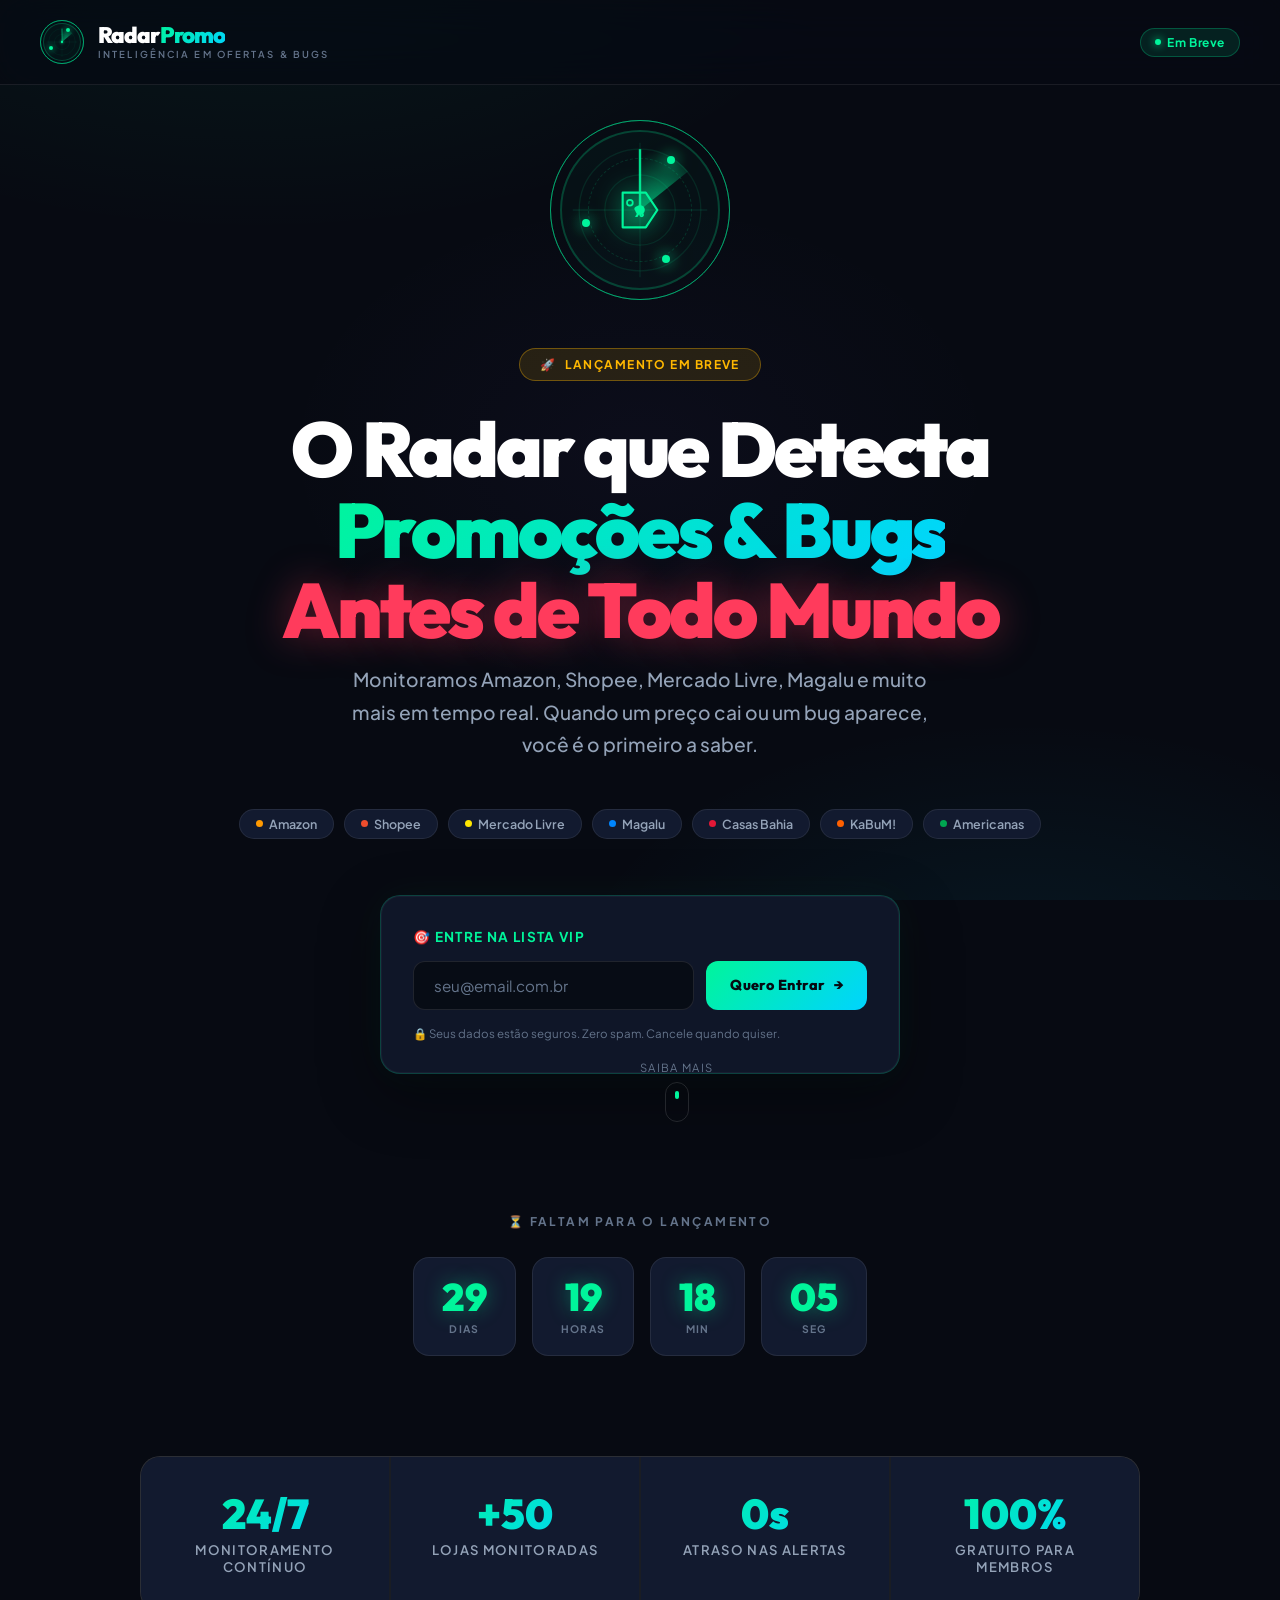
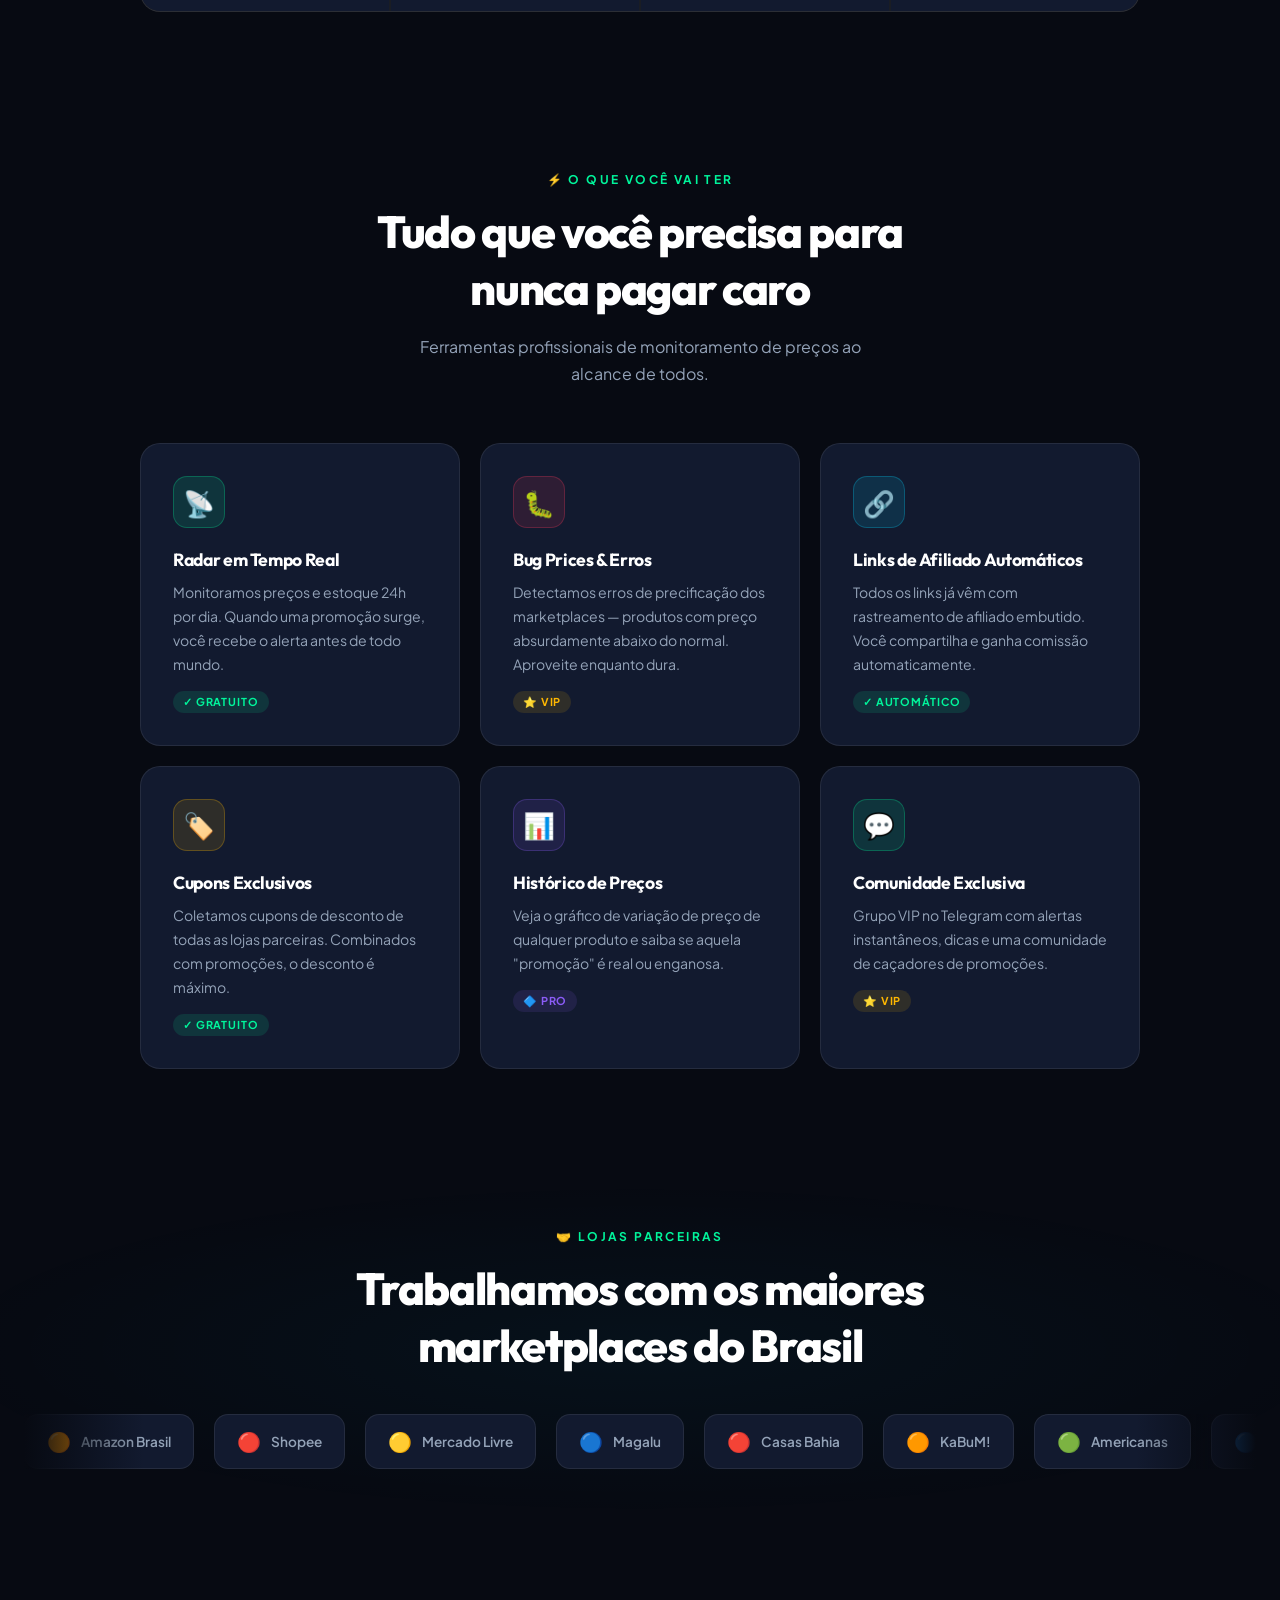
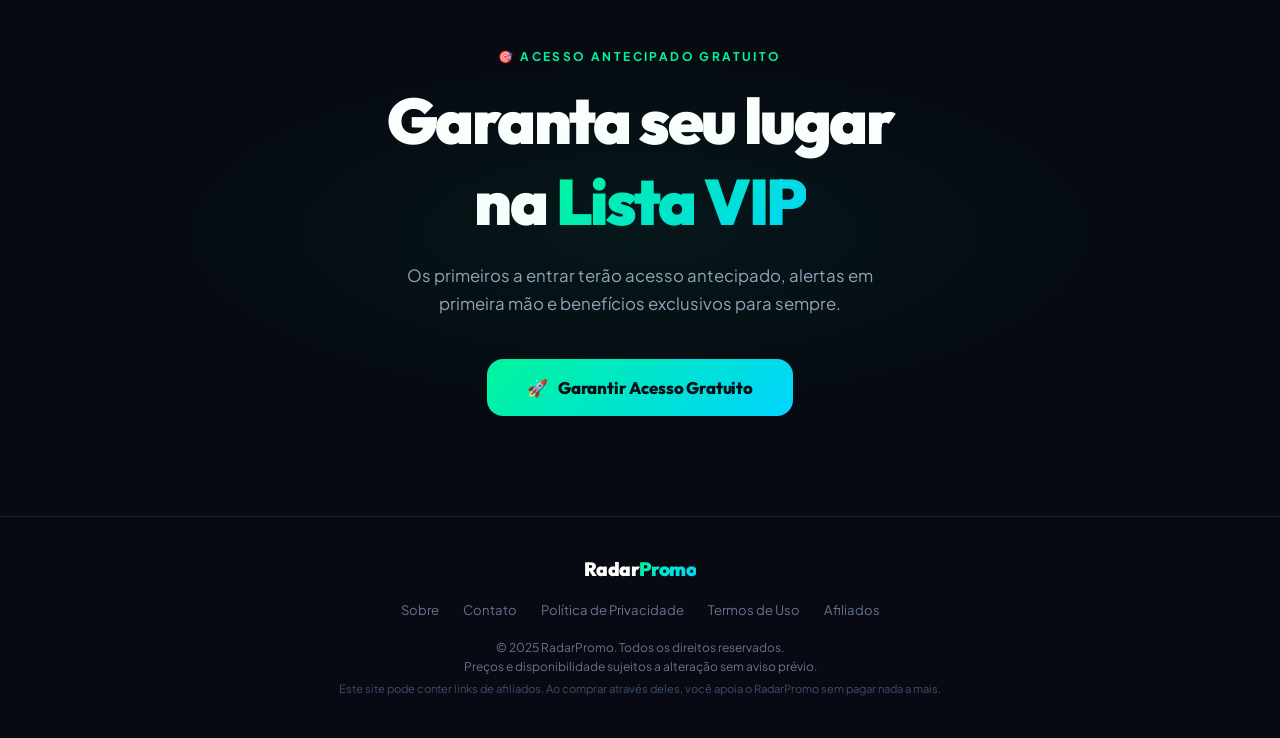
<file: landing.html>
<!DOCTYPE html>
<html lang="pt-BR">
<head>
  <meta charset="UTF-8">
  <meta name="viewport" content="width=device-width, initial-scale=1.0">

  <!-- SEO -->
  <title>RadarPromo — Inteligência em Ofertas & Bugs | Em Breve</title>
  <meta name="description" content="O radar definitivo de promoções e bug prices do Brasil. Detectamos as melhores ofertas em Amazon, Shopee, Mercado Livre e Magalu antes de todo mundo. Cadastre-se e entre na lista VIP.">
  <meta name="keywords" content="promoções, bug de preço, ofertas, Amazon, Shopee, Mercado Livre, Magalu, cupom, desconto">
  <meta name="author" content="RadarPromo">
  <meta name="robots" content="index, follow">

  <!-- Open Graph -->
  <meta property="og:type" content="website">
  <meta property="og:title" content="RadarPromo — Inteligência em Ofertas & Bugs">
  <meta property="og:description" content="O radar definitivo de promoções e bug prices do Brasil. Detectamos as melhores ofertas antes de todo mundo.">
  <meta property="og:site_name" content="RadarPromo">

  <!-- Fonts -->
  <link href="https://fonts.googleapis.com/css2?family=Outfit:wght@300;400;500;600;700;800;900&family=Plus+Jakarta+Sans:wght@400;500;600;700&display=swap" rel="stylesheet">

  <style>
    /* =============================================
       TOKENS DE DESIGN — RADARPROMO
       ============================================= */
    :root {
      --bg-app:        #070A12;
      --bg-surface:    #0D1322;
      --bg-card:       #121A2F;
      --bg-glass:      rgba(18, 26, 47, 0.70);
      --neon-mint:     #00F59B;
      --neon-cyan:     #00D4FF;
      --hot-coral:     #FF3B5C;
      --amber:         #FFB800;
      --purple:        #8B5CF6;
      --text-white:    #FFFFFF;
      --text-primary:  #F1F5F9;
      --text-secondary:#94A3B8;
      --text-muted:    #64748B;
      --border:        rgba(255, 255, 255, 0.08);
      --border-neon:   rgba(0, 245, 155, 0.35);
      --glow-mint:     rgba(0, 245, 155, 0.20);
      --transition:    0.35s cubic-bezier(0.16, 1, 0.3, 1);
    }

    * { margin: 0; padding: 0; box-sizing: border-box; }
    html { scroll-behavior: smooth; }

    body {
      font-family: 'Plus Jakarta Sans', sans-serif;
      background: var(--bg-app);
      color: var(--text-primary);
      overflow-x: hidden;
      -webkit-font-smoothing: antialiased;
    }

    /* BG GRADIENTE FIXO */
    .bg-gradient {
      position: fixed;
      inset: 0;
      z-index: 0;
      background:
        radial-gradient(ellipse 80% 60% at 20% -10%, rgba(0, 245, 155, 0.07) 0%, transparent 60%),
        radial-gradient(ellipse 60% 50% at 80% 110%, rgba(0, 212, 255, 0.07) 0%, transparent 60%),
        radial-gradient(ellipse 40% 40% at 50% 50%, rgba(139, 92, 246, 0.04) 0%, transparent 70%),
        var(--bg-app);
      pointer-events: none;
    }

    /* PARTÍCULAS */
    .particles {
      position: fixed;
      inset: 0;
      z-index: 0;
      pointer-events: none;
      overflow: hidden;
    }

    .particle {
      position: absolute;
      width: 2px;
      height: 2px;
      background: var(--neon-mint);
      border-radius: 50%;
      animation: particleFloat linear infinite;
      opacity: 0;
    }

    @keyframes particleFloat {
      0%   { transform: translateY(100vh); opacity: 0; }
      10%  { opacity: 0.6; }
      90%  { opacity: 0.3; }
      100% { transform: translateY(-10vh) translateX(30px); opacity: 0; }
    }

    .page-wrapper {
      position: relative;
      z-index: 1;
      min-height: 100vh;
    }

    /* =============================================
       HEADER
       ============================================= */
    .site-header {
      position: fixed;
      top: 0; left: 0; right: 0;
      z-index: 100;
      padding: 20px 40px;
      display: flex;
      align-items: center;
      justify-content: space-between;
      backdrop-filter: blur(20px) saturate(180%);
      -webkit-backdrop-filter: blur(20px) saturate(180%);
      background: rgba(7, 10, 18, 0.75);
      border-bottom: 1px solid var(--border);
      transition: box-shadow 0.3s ease;
    }

    .nav-logo {
      display: flex;
      align-items: center;
      gap: 14px;
      text-decoration: none;
    }

    .nav-logo-icon {
      position: relative;
      width: 44px;
      height: 44px;
      flex-shrink: 0;
    }

    .nav-sonar-ring {
      position: absolute;
      inset: 0;
      border-radius: 50%;
      border: 1px solid rgba(0, 245, 155, 0.3);
      animation: sonarPulse 2.4s ease-out infinite;
    }
    .nav-sonar-ring:nth-child(2) { animation-delay: 0.8s; }
    .nav-sonar-ring:nth-child(3) { animation-delay: 1.6s; }

    @keyframes sonarPulse {
      0%   { transform: scale(0.5); opacity: 0.9; border-color: rgba(0, 245, 155, 0.6); }
      100% { transform: scale(1.8); opacity: 0;   border-color: rgba(0, 245, 155, 0); }
    }

    .nav-radar-outer {
      position: absolute;
      inset: 3px;
      border-radius: 50%;
      border: 1.5px solid rgba(0, 245, 155, 0.25);
      background: rgba(0, 245, 155, 0.04);
    }

    .nav-radar-svg {
      position: absolute;
      inset: 3px;
      width: calc(100% - 6px);
      height: calc(100% - 6px);
    }

    .nav-sweep {
      transform-origin: 50% 50%;
      animation: radarSpin 3s linear infinite;
    }

    @keyframes radarSpin {
      from { transform: rotate(0deg); }
      to   { transform: rotate(360deg); }
    }

    .nav-blip {
      position: absolute;
      width: 4px;
      height: 4px;
      background: var(--neon-mint);
      border-radius: 50%;
      box-shadow: 0 0 6px var(--neon-mint);
      animation: blipPop 3s ease-out infinite;
    }
    .nav-blip-1 { top: 18%; left: 60%; animation-delay: 0.2s; }
    .nav-blip-2 { top: 60%; left: 20%; animation-delay: 1.3s; }

    @keyframes blipPop {
      0%, 100% { opacity: 0; transform: scale(0); }
      30%, 60%  { opacity: 1; transform: scale(1); }
    }

    .nav-brand-text {
      display: flex;
      flex-direction: column;
      gap: 1px;
    }

    .nav-wordmark {
      font-family: 'Outfit', sans-serif;
      font-size: 1.4rem;
      font-weight: 900;
      line-height: 1;
      letter-spacing: -0.04em;
    }

    .nav-word-radar { color: #fff; }

    .nav-word-promo {
      background: linear-gradient(135deg, #00F59B 0%, #00D4FF 100%);
      -webkit-background-clip: text;
      -webkit-text-fill-color: transparent;
      background-clip: text;
    }

    .nav-tagline {
      font-size: 0.6rem;
      font-weight: 600;
      color: var(--text-muted);
      letter-spacing: 0.22em;
      text-transform: uppercase;
    }

    .nav-badge {
      display: flex;
      align-items: center;
      gap: 6px;
      padding: 6px 14px;
      background: rgba(0, 245, 155, 0.1);
      border: 1px solid rgba(0, 245, 155, 0.25);
      border-radius: 99px;
      font-size: 0.75rem;
      font-weight: 700;
      color: var(--neon-mint);
      letter-spacing: 0.05em;
    }

    .nav-badge-dot {
      width: 6px;
      height: 6px;
      background: var(--neon-mint);
      border-radius: 50%;
      box-shadow: 0 0 8px var(--neon-mint);
      animation: livePulse 1.5s ease-in-out infinite;
    }

    @keyframes livePulse {
      0%, 100% { opacity: 1; transform: scale(1); }
      50%       { opacity: 0.4; transform: scale(0.7); }
    }

    /* =============================================
       HERO
       ============================================= */
    .hero {
      min-height: 100vh;
      display: flex;
      flex-direction: column;
      align-items: center;
      justify-content: center;
      text-align: center;
      padding: 120px 24px 80px;
      position: relative;
    }

    .hero-logo {
      position: relative;
      width: 180px;
      height: 180px;
      margin: 0 auto 48px;
      animation: heroLogoAppear 1s cubic-bezier(0.16, 1, 0.3, 1) both;
    }

    @keyframes heroLogoAppear {
      from { opacity: 0; transform: scale(0.6) rotate(-20deg); }
      to   { opacity: 1; transform: scale(1) rotate(0deg); }
    }

    .hero-sonar-ring {
      position: absolute;
      inset: 0;
      border-radius: 50%;
      border: 1.5px solid rgba(0, 245, 155, 0.3);
      animation: sonarPulse 2.4s ease-out infinite;
    }
    .hero-sonar-ring:nth-child(2) { animation-delay: 0.8s; }
    .hero-sonar-ring:nth-child(3) { animation-delay: 1.6s; }

    .hero-radar-outer {
      position: absolute;
      inset: 10px;
      border-radius: 50%;
      border: 2px solid rgba(0, 245, 155, 0.22);
      background: rgba(0, 245, 155, 0.03);
    }

    .hero-radar-inner {
      position: absolute;
      inset: 38px;
      border-radius: 50%;
      border: 1px dashed rgba(0, 245, 155, 0.15);
    }

    .hero-radar-svg {
      position: absolute;
      inset: 10px;
      width: calc(100% - 20px);
      height: calc(100% - 20px);
    }

    .hero-sweep {
      transform-origin: 50% 50%;
      animation: radarSpin 3s linear infinite;
    }

    .hero-tag-center {
      position: absolute;
      inset: 0;
      display: flex;
      align-items: center;
      justify-content: center;
    }

    .hero-discount-svg {
      width: 52px;
      height: 52px;
      filter: drop-shadow(0 0 12px rgba(0, 245, 155, 0.9));
    }

    .hero-blip {
      position: absolute;
      width: 8px;
      height: 8px;
      background: var(--neon-mint);
      border-radius: 50%;
      box-shadow: 0 0 14px var(--neon-mint), 0 0 28px rgba(0, 245, 155, 0.4);
      animation: blipPop 3s ease-out infinite;
    }
    .hero-blip-1 { top: 20%; left: 65%; animation-delay: 0.3s; }
    .hero-blip-2 { top: 55%; left: 18%; animation-delay: 1.1s; }
    .hero-blip-3 { top: 75%; left: 62%; animation-delay: 2.0s; }

    /* Badge de lançamento */
    .hero-launch-badge {
      display: inline-flex;
      align-items: center;
      gap: 8px;
      padding: 8px 20px;
      background: rgba(255, 184, 0, 0.12);
      border: 1px solid rgba(255, 184, 0, 0.35);
      border-radius: 99px;
      font-size: 0.75rem;
      font-weight: 700;
      color: var(--amber);
      letter-spacing: 0.12em;
      text-transform: uppercase;
      margin-bottom: 28px;
      animation: fadeSlideUp 0.8s 0.3s cubic-bezier(0.16, 1, 0.3, 1) both;
    }

    .hero-headline {
      font-family: 'Outfit', sans-serif;
      font-size: clamp(2.8rem, 6vw, 5.5rem);
      font-weight: 900;
      line-height: 1.05;
      letter-spacing: -0.04em;
      color: var(--text-white);
      margin-bottom: 12px;
      animation: fadeSlideUp 0.8s 0.4s cubic-bezier(0.16, 1, 0.3, 1) both;
    }

    .hero-headline .highlight-mint {
      background: linear-gradient(135deg, #00F59B 0%, #00D4FF 100%);
      -webkit-background-clip: text;
      -webkit-text-fill-color: transparent;
      background-clip: text;
    }

    .hero-headline .highlight-coral {
      color: var(--hot-coral);
      text-shadow: 0 0 40px rgba(255, 59, 92, 0.4);
    }

    .hero-subheadline {
      font-size: clamp(1rem, 2vw, 1.2rem);
      font-weight: 500;
      color: var(--text-secondary);
      max-width: 600px;
      margin: 0 auto 48px;
      line-height: 1.7;
      animation: fadeSlideUp 0.8s 0.5s cubic-bezier(0.16, 1, 0.3, 1) both;
    }

    .marketplace-badges {
      display: flex;
      flex-wrap: wrap;
      gap: 10px;
      justify-content: center;
      margin-bottom: 56px;
      animation: fadeSlideUp 0.8s 0.6s cubic-bezier(0.16, 1, 0.3, 1) both;
    }

    .mp-badge {
      display: flex;
      align-items: center;
      gap: 6px;
      padding: 6px 16px;
      background: var(--bg-card);
      border: 1px solid var(--border);
      border-radius: 99px;
      font-size: 0.78rem;
      font-weight: 600;
      color: var(--text-secondary);
      transition: all var(--transition);
    }

    .mp-badge:hover {
      border-color: var(--border-neon);
      color: var(--neon-mint);
      transform: translateY(-2px);
      box-shadow: 0 8px 20px rgba(0, 245, 155, 0.15);
    }

    .mp-dot {
      width: 7px;
      height: 7px;
      border-radius: 50%;
    }

    /* =============================================
       FORMULÁRIO VIP
       ============================================= */
    .hero-cta {
      animation: fadeSlideUp 0.8s 0.7s cubic-bezier(0.16, 1, 0.3, 1) both;
      width: 100%;
      max-width: 520px;
      margin: 0 auto;
    }

    .email-form-card {
      background: rgba(18, 26, 47, 0.8);
      backdrop-filter: blur(20px);
      -webkit-backdrop-filter: blur(20px);
      border: 1px solid rgba(0, 245, 155, 0.2);
      border-radius: 20px;
      padding: 32px;
      box-shadow:
        0 20px 60px rgba(0, 0, 0, 0.4),
        0 0 0 1px rgba(255, 255, 255, 0.04) inset,
        0 0 40px rgba(0, 245, 155, 0.05);
    }

    .form-label {
      display: block;
      font-size: 0.85rem;
      font-weight: 700;
      color: var(--neon-mint);
      letter-spacing: 0.1em;
      text-transform: uppercase;
      margin-bottom: 16px;
      text-align: left;
    }

    .input-row {
      display: flex;
      gap: 12px;
      margin-bottom: 16px;
    }

    .email-input {
      flex: 1;
      padding: 14px 20px;
      background: rgba(7, 10, 18, 0.8);
      border: 1px solid rgba(255, 255, 255, 0.1);
      border-radius: 12px;
      color: var(--text-white);
      font-family: 'Plus Jakarta Sans', sans-serif;
      font-size: 0.95rem;
      outline: none;
      transition: all 0.25s ease;
    }

    .email-input::placeholder { color: var(--text-muted); }

    .email-input:focus {
      border-color: rgba(0, 245, 155, 0.5);
      background: rgba(0, 245, 155, 0.05);
      box-shadow: 0 0 0 3px rgba(0, 245, 155, 0.1);
    }

    .btn-vip {
      display: flex;
      align-items: center;
      gap: 8px;
      padding: 14px 24px;
      background: linear-gradient(135deg, #00F59B 0%, #00D4FF 100%);
      border-radius: 12px;
      border: none;
      cursor: pointer;
      font-family: 'Outfit', sans-serif;
      font-size: 0.9rem;
      font-weight: 800;
      color: #060A12;
      letter-spacing: 0.02em;
      white-space: nowrap;
      transition: all 0.25s ease;
      position: relative;
      overflow: hidden;
    }

    .btn-vip:hover {
      transform: translateY(-2px);
      box-shadow: 0 12px 30px rgba(0, 245, 155, 0.45);
    }

    .btn-vip:active { transform: translateY(0); }

    .form-privacy {
      font-size: 0.72rem;
      color: var(--text-muted);
      display: flex;
      align-items: center;
      gap: 6px;
      text-align: left;
    }

    .form-success {
      display: none;
      flex-direction: column;
      align-items: center;
      gap: 12px;
      padding: 20px;
      text-align: center;
    }

    .form-success-icon {
      font-size: 2.5rem;
      animation: successPop 0.5s cubic-bezier(0.34, 1.56, 0.64, 1) both;
    }

    @keyframes successPop {
      from { transform: scale(0); opacity: 0; }
      to   { transform: scale(1); opacity: 1; }
    }

    .form-success-title {
      font-family: 'Outfit', sans-serif;
      font-size: 1.2rem;
      font-weight: 800;
      color: var(--neon-mint);
    }

    .form-success-sub {
      font-size: 0.85rem;
      color: var(--text-secondary);
      max-width: 300px;
    }

    @keyframes fadeSlideUp {
      from { opacity: 0; transform: translateY(24px); }
      to   { opacity: 1; transform: translateY(0); }
    }

    /* Scroll indicator */
    .scroll-hint {
      position: absolute;
      bottom: 32px;
      left: 50%;
      transform: translateX(-50%);
      display: flex;
      flex-direction: column;
      align-items: center;
      gap: 8px;
      color: var(--text-muted);
      font-size: 0.7rem;
      letter-spacing: 0.12em;
      text-transform: uppercase;
      animation: fadeSlideUp 1s 1.2s both;
    }

    .scroll-hint-arrow {
      width: 24px;
      height: 40px;
      border: 1.5px solid rgba(255, 255, 255, 0.12);
      border-radius: 12px;
      display: flex;
      justify-content: center;
      padding-top: 8px;
    }

    .scroll-hint-dot {
      width: 4px;
      height: 8px;
      background: var(--neon-mint);
      border-radius: 99px;
      animation: scrollBounce 1.8s ease-in-out infinite;
    }

    @keyframes scrollBounce {
      0%, 100% { transform: translateY(0); opacity: 1; }
      50% { transform: translateY(14px); opacity: 0.2; }
    }

    /* =============================================
       COUNTDOWN
       ============================================= */
    .countdown-section {
      padding: 60px 24px 20px;
    }

    .countdown-title {
      text-align: center;
      font-size: 0.75rem;
      font-weight: 700;
      color: var(--text-muted);
      letter-spacing: 0.2em;
      text-transform: uppercase;
      margin-bottom: 28px;
    }

    .countdown-grid {
      display: flex;
      gap: 16px;
      justify-content: center;
      flex-wrap: wrap;
    }

    .countdown-unit {
      display: flex;
      flex-direction: column;
      align-items: center;
      gap: 6px;
      background: var(--bg-card);
      border: 1px solid var(--border);
      border-radius: 16px;
      padding: 20px 28px;
      min-width: 90px;
    }

    .countdown-number {
      font-family: 'Outfit', sans-serif;
      font-size: 2.4rem;
      font-weight: 900;
      color: var(--neon-mint);
      line-height: 1;
      text-shadow: 0 0 20px rgba(0, 245, 155, 0.4);
    }

    .countdown-label {
      font-size: 0.65rem;
      font-weight: 700;
      color: var(--text-muted);
      letter-spacing: 0.12em;
      text-transform: uppercase;
    }

    /* =============================================
       STATS
       ============================================= */
    .stats-section {
      padding: 80px 24px;
    }

    .stats-inner {
      max-width: 1000px;
      margin: 0 auto;
      display: grid;
      grid-template-columns: repeat(auto-fit, minmax(200px, 1fr));
      gap: 2px;
      background: var(--border);
      border: 1px solid var(--border);
      border-radius: 20px;
      overflow: hidden;
    }

    .stat-card {
      background: var(--bg-card);
      padding: 36px 32px;
      text-align: center;
      transition: background var(--transition);
    }

    .stat-card:hover { background: rgba(18, 26, 47, 0.9); }

    .stat-number {
      font-family: 'Outfit', sans-serif;
      font-size: 2.6rem;
      font-weight: 900;
      background: linear-gradient(135deg, #00F59B 0%, #00D4FF 100%);
      -webkit-background-clip: text;
      -webkit-text-fill-color: transparent;
      background-clip: text;
      line-height: 1;
      margin-bottom: 6px;
    }

    .stat-label {
      font-size: 0.82rem;
      font-weight: 600;
      color: var(--text-secondary);
      text-transform: uppercase;
      letter-spacing: 0.1em;
    }

    /* =============================================
       FEATURES
       ============================================= */
    .features-section {
      padding: 80px 24px;
    }

    .section-eyebrow {
      text-align: center;
      font-size: 0.75rem;
      font-weight: 700;
      color: var(--neon-mint);
      letter-spacing: 0.2em;
      text-transform: uppercase;
      margin-bottom: 16px;
    }

    .section-title {
      font-family: 'Outfit', sans-serif;
      font-size: clamp(1.8rem, 4vw, 2.8rem);
      font-weight: 800;
      text-align: center;
      color: var(--text-white);
      letter-spacing: -0.03em;
      margin-bottom: 16px;
    }

    .section-sub {
      text-align: center;
      color: var(--text-secondary);
      font-size: 1rem;
      max-width: 500px;
      margin: 0 auto 56px;
      line-height: 1.7;
    }

    .features-grid {
      max-width: 1000px;
      margin: 0 auto;
      display: grid;
      grid-template-columns: repeat(auto-fit, minmax(280px, 1fr));
      gap: 20px;
    }

    .feature-card {
      background: var(--bg-card);
      border: 1px solid var(--border);
      border-radius: 20px;
      padding: 32px;
      transition: all var(--transition);
      position: relative;
      overflow: hidden;
    }

    .feature-card::before {
      content: '';
      position: absolute;
      top: 0; left: 0; right: 0;
      height: 2px;
      background: linear-gradient(90deg, transparent, var(--neon-mint), transparent);
      opacity: 0;
      transition: opacity var(--transition);
    }

    .feature-card:hover {
      border-color: rgba(0, 245, 155, 0.25);
      transform: translateY(-6px);
      box-shadow: 0 20px 40px rgba(0, 0, 0, 0.3), 0 0 30px rgba(0, 245, 155, 0.08);
    }

    .feature-card:hover::before { opacity: 1; }

    .feature-icon-wrap {
      width: 52px;
      height: 52px;
      border-radius: 14px;
      display: flex;
      align-items: center;
      justify-content: center;
      font-size: 1.6rem;
      margin-bottom: 20px;
    }

    .feature-icon-wrap.mint   { background: rgba(0, 245, 155, 0.12); border: 1px solid rgba(0, 245, 155, 0.25); }
    .feature-icon-wrap.cyan   { background: rgba(0, 212, 255, 0.12); border: 1px solid rgba(0, 212, 255, 0.25); }
    .feature-icon-wrap.coral  { background: rgba(255, 59, 92, 0.12);  border: 1px solid rgba(255, 59, 92, 0.25); }
    .feature-icon-wrap.amber  { background: rgba(255, 184, 0, 0.12);  border: 1px solid rgba(255, 184, 0, 0.25); }
    .feature-icon-wrap.purple { background: rgba(139, 92, 246, 0.12); border: 1px solid rgba(139, 92, 246, 0.25); }

    .feature-title {
      font-family: 'Outfit', sans-serif;
      font-size: 1.1rem;
      font-weight: 700;
      color: var(--text-white);
      margin-bottom: 10px;
      letter-spacing: -0.02em;
    }

    .feature-desc {
      font-size: 0.88rem;
      color: var(--text-secondary);
      line-height: 1.7;
    }

    .feature-tag {
      display: inline-flex;
      align-items: center;
      gap: 4px;
      margin-top: 14px;
      padding: 4px 10px;
      border-radius: 99px;
      font-size: 0.68rem;
      font-weight: 700;
      letter-spacing: 0.08em;
      text-transform: uppercase;
    }

    .feature-tag.free { background: rgba(0, 245, 155, 0.12); color: var(--neon-mint); }
    .feature-tag.vip  { background: rgba(255, 184, 0, 0.12);  color: var(--amber); }
    .feature-tag.pro  { background: rgba(139, 92, 246, 0.12); color: var(--purple); }

    /* =============================================
       AFILIADOS - CARROSSEL
       ============================================= */
    .affiliates-section {
      padding: 80px 24px;
      background: radial-gradient(ellipse 80% 60% at 50% 50%, rgba(0, 212, 255, 0.04) 0%, transparent 70%);
    }

    .affiliates-track-wrapper {
      overflow: hidden;
      margin-top: 40px;
      position: relative;
    }

    .affiliates-track-wrapper::before,
    .affiliates-track-wrapper::after {
      content: '';
      position: absolute;
      top: 0; bottom: 0;
      width: 120px;
      z-index: 2;
    }

    .affiliates-track-wrapper::before {
      left: 0;
      background: linear-gradient(to right, var(--bg-app), transparent);
    }

    .affiliates-track-wrapper::after {
      right: 0;
      background: linear-gradient(to left, var(--bg-app), transparent);
    }

    .affiliates-track {
      display: flex;
      gap: 20px;
      animation: trackScroll 22s linear infinite;
    }

    @keyframes trackScroll {
      from { transform: translateX(0); }
      to   { transform: translateX(-50%); }
    }

    .affiliates-track:hover { animation-play-state: paused; }

    .affiliate-pill {
      flex-shrink: 0;
      display: flex;
      align-items: center;
      gap: 10px;
      padding: 14px 22px;
      background: var(--bg-card);
      border: 1px solid var(--border);
      border-radius: 14px;
      font-size: 0.85rem;
      font-weight: 600;
      color: var(--text-secondary);
      white-space: nowrap;
      transition: all 0.2s ease;
    }

    .affiliate-pill:hover {
      border-color: rgba(0, 245, 155, 0.3);
      color: var(--neon-mint);
      background: rgba(0, 245, 155, 0.05);
    }

    .affiliate-pill-icon { font-size: 1.2rem; }

    /* =============================================
       CTA FINAL
       ============================================= */
    .final-cta-section {
      padding: 100px 24px;
      text-align: center;
      position: relative;
    }

    .final-cta-glow {
      position: absolute;
      inset: 0;
      background: radial-gradient(ellipse 60% 50% at 50% 50%, rgba(0, 245, 155, 0.06) 0%, transparent 70%);
      pointer-events: none;
    }

    .final-cta-title {
      font-family: 'Outfit', sans-serif;
      font-size: clamp(2rem, 5vw, 4rem);
      font-weight: 900;
      color: var(--text-white);
      letter-spacing: -0.04em;
      margin-bottom: 20px;
    }

    .final-cta-title .highlight-mint {
      background: linear-gradient(135deg, #00F59B 0%, #00D4FF 100%);
      -webkit-background-clip: text;
      -webkit-text-fill-color: transparent;
      background-clip: text;
    }

    .final-cta-sub {
      color: var(--text-secondary);
      font-size: 1.05rem;
      max-width: 480px;
      margin: 0 auto 40px;
      line-height: 1.7;
    }

    .btn-hero-cta {
      display: inline-flex;
      align-items: center;
      gap: 10px;
      padding: 18px 40px;
      background: linear-gradient(135deg, #00F59B 0%, #00D4FF 100%);
      border-radius: 16px;
      font-family: 'Outfit', sans-serif;
      font-size: 1.05rem;
      font-weight: 800;
      color: #060A12;
      letter-spacing: -0.01em;
      cursor: pointer;
      transition: all 0.25s ease;
      border: none;
      text-decoration: none;
    }

    .btn-hero-cta:hover {
      transform: translateY(-3px) scale(1.02);
      box-shadow: 0 20px 50px rgba(0, 245, 155, 0.4);
    }

    .btn-hero-cta:active { transform: scale(0.98); }

    /* =============================================
       FOOTER
       ============================================= */
    .site-footer {
      border-top: 1px solid var(--border);
      padding: 40px 24px;
      text-align: center;
    }

    .footer-inner {
      max-width: 900px;
      margin: 0 auto;
      display: flex;
      flex-direction: column;
      align-items: center;
      gap: 20px;
    }

    .footer-logo-text {
      font-family: 'Outfit', sans-serif;
      font-size: 1.2rem;
      font-weight: 900;
      letter-spacing: -0.03em;
    }

    .footer-logo-text .radar { color: #fff; }

    .footer-logo-text .promo {
      background: linear-gradient(135deg, #00F59B 0%, #00D4FF 100%);
      -webkit-background-clip: text;
      -webkit-text-fill-color: transparent;
      background-clip: text;
    }

    .footer-links {
      display: flex;
      flex-wrap: wrap;
      gap: 24px;
      justify-content: center;
    }

    .footer-link {
      font-size: 0.82rem;
      color: var(--text-muted);
      text-decoration: none;
      transition: color 0.2s;
    }

    .footer-link:hover { color: var(--neon-mint); }

    .footer-copy {
      font-size: 0.75rem;
      color: var(--text-muted);
      line-height: 1.6;
    }

    /* =============================================
       TOAST (SOCIAL PROOF)
       ============================================= */
    .toast-container {
      position: fixed;
      bottom: 28px;
      right: 28px;
      z-index: 999;
      display: flex;
      flex-direction: column;
      gap: 12px;
      pointer-events: none;
    }

    .toast {
      display: flex;
      align-items: center;
      gap: 12px;
      padding: 14px 20px;
      background: rgba(18, 26, 47, 0.95);
      backdrop-filter: blur(20px);
      border: 1px solid rgba(0, 245, 155, 0.25);
      border-radius: 14px;
      font-size: 0.82rem;
      color: var(--text-primary);
      pointer-events: none;
      transform: translateX(calc(100% + 40px));
      transition: transform 0.4s cubic-bezier(0.16, 1, 0.3, 1);
      box-shadow: 0 12px 30px rgba(0, 0, 0, 0.4);
      max-width: 280px;
    }

    .toast.show { transform: translateX(0); }

    .toast-icon { font-size: 1rem; flex-shrink: 0; }

    .toast-content { display: flex; flex-direction: column; gap: 2px; }

    .toast-title { font-weight: 700; color: var(--text-white); }

    .toast-sub { color: var(--text-muted); font-size: 0.76rem; }

    /* =============================================
       RESPONSIVO
       ============================================= */
    @media (max-width: 600px) {
      .site-header { padding: 16px 20px; }
      .nav-tagline { display: none; }
      .input-row { flex-direction: column; }
      .btn-vip { width: 100%; justify-content: center; }
      .stats-inner { grid-template-columns: 1fr 1fr; }
    }
  </style>
</head>
<body>

  <div class="bg-gradient"></div>
  <div class="particles" id="particles"></div>
  <div class="toast-container" id="toastContainer"></div>

  <div class="page-wrapper">

    <!-- HEADER -->
    <header class="site-header">
      <a href="#" class="nav-logo">
        <div class="nav-logo-icon">
          <div class="nav-sonar-ring"></div>
          <div class="nav-sonar-ring"></div>
          <div class="nav-sonar-ring"></div>
          <div class="nav-radar-outer"></div>
          <svg class="nav-radar-svg" viewBox="0 0 100 100" fill="none" xmlns="http://www.w3.org/2000/svg">
            <line x1="50" y1="10" x2="50" y2="90" stroke="rgba(0,245,155,0.12)" stroke-width="1"/>
            <line x1="10" y1="50" x2="90" y2="50" stroke="rgba(0,245,155,0.12)" stroke-width="1"/>
            <circle cx="50" cy="50" r="35" stroke="rgba(0,245,155,0.12)" stroke-width="1"/>
            <circle cx="50" cy="50" r="20" stroke="rgba(0,245,155,0.12)" stroke-width="1"/>
            <g class="nav-sweep">
              <defs>
                <radialGradient id="navSweepGrad" cx="50%" cy="100%" r="100%">
                  <stop offset="0%" stop-color="#00F59B" stop-opacity="0.7"/>
                  <stop offset="100%" stop-color="#00F59B" stop-opacity="0"/>
                </radialGradient>
              </defs>
              <path d="M50 50 L50 15 A35 35 0 0 1 77 27 Z" fill="url(#navSweepGrad)"/>
              <line x1="50" y1="50" x2="50" y2="15" stroke="#00F59B" stroke-width="1.5" opacity="0.9"/>
            </g>
            <circle cx="50" cy="50" r="3" fill="#00F59B" style="filter: drop-shadow(0 0 4px #00F59B)"/>
          </svg>
          <div class="nav-blip nav-blip-1"></div>
          <div class="nav-blip nav-blip-2"></div>
        </div>
        <div class="nav-brand-text">
          <div class="nav-wordmark">
            <span class="nav-word-radar">Radar</span><span class="nav-word-promo">Promo</span>
          </div>
          <span class="nav-tagline">Inteligência em Ofertas &amp; Bugs</span>
        </div>
      </a>
      <div class="nav-badge">
        <div class="nav-badge-dot"></div>
        Em Breve
      </div>
    </header>

    <!-- HERO -->
    <section class="hero" id="hero">

      <div class="hero-logo">
        <div class="hero-sonar-ring"></div>
        <div class="hero-sonar-ring"></div>
        <div class="hero-sonar-ring"></div>
        <div class="hero-radar-outer"></div>
        <div class="hero-radar-inner"></div>
        <svg class="hero-radar-svg" viewBox="0 0 100 100" fill="none" xmlns="http://www.w3.org/2000/svg">
          <line x1="50" y1="8"  x2="50" y2="92" stroke="rgba(0,245,155,0.1)" stroke-width="0.8"/>
          <line x1="8"  y1="50" x2="92" y2="50" stroke="rgba(0,245,155,0.1)" stroke-width="0.8"/>
          <circle cx="50" cy="50" r="38" stroke="rgba(0,245,155,0.1)" stroke-width="0.8"/>
          <circle cx="50" cy="50" r="22" stroke="rgba(0,245,155,0.1)" stroke-width="0.8"/>
          <g class="hero-sweep">
            <defs>
              <radialGradient id="heroSweepGrad" cx="50%" cy="100%" r="100%">
                <stop offset="0%" stop-color="#00F59B" stop-opacity="0.65"/>
                <stop offset="100%" stop-color="#00F59B" stop-opacity="0"/>
              </radialGradient>
            </defs>
            <path d="M50 50 L50 12 A38 38 0 0 1 80 26 Z" fill="url(#heroSweepGrad)"/>
            <line x1="50" y1="50" x2="50" y2="12" stroke="#00F59B" stroke-width="1.5" opacity="0.9"/>
          </g>
          <circle cx="50" cy="50" r="3" fill="#00F59B" style="filter: drop-shadow(0 0 6px #00F59B)"/>
        </svg>
        <div class="hero-tag-center">
          <svg class="hero-discount-svg" viewBox="0 0 36 36" fill="none" xmlns="http://www.w3.org/2000/svg">
            <path d="M6 6 L22 6 L30 18 L22 30 L6 30 Z" fill="rgba(0,245,155,0.15)" stroke="#00F59B" stroke-width="1.5" stroke-linejoin="round"/>
            <circle cx="11" cy="13" r="2" stroke="#00F59B" stroke-width="1.2"/>
            <text x="14" y="23" font-family="Outfit, sans-serif" font-size="10" font-weight="900" fill="#00F59B">%</text>
          </svg>
        </div>
        <div class="hero-blip hero-blip-1"></div>
        <div class="hero-blip hero-blip-2"></div>
        <div class="hero-blip hero-blip-3"></div>
      </div>

      <div class="hero-launch-badge">
        <span>🚀</span> Lançamento em Breve
      </div>

      <h1 class="hero-headline">
        O Radar que Detecta<br>
        <span class="highlight-mint">Promoções &amp; Bugs</span><br>
        <span class="highlight-coral">Antes de Todo Mundo</span>
      </h1>

      <p class="hero-subheadline">
        Monitoramos Amazon, Shopee, Mercado Livre, Magalu e muito mais
        em tempo real. Quando um preço cai ou um bug aparece, você é o primeiro a saber.
      </p>

      <div class="marketplace-badges">
        <span class="mp-badge"><span class="mp-dot" style="background:#FF9900"></span> Amazon</span>
        <span class="mp-badge"><span class="mp-dot" style="background:#EE4D2D"></span> Shopee</span>
        <span class="mp-badge"><span class="mp-dot" style="background:#FFE600"></span> Mercado Livre</span>
        <span class="mp-badge"><span class="mp-dot" style="background:#0086FF"></span> Magalu</span>
        <span class="mp-badge"><span class="mp-dot" style="background:#E31837"></span> Casas Bahia</span>
        <span class="mp-badge"><span class="mp-dot" style="background:#FF6000"></span> KaBuM!</span>
        <span class="mp-badge"><span class="mp-dot" style="background:#00A651"></span> Americanas</span>
      </div>

      <!-- FORM VIP -->
      <div class="hero-cta">
        <div class="email-form-card">
          <div id="formContent">
            <label class="form-label" for="emailInput">🎯 Entre na Lista VIP</label>
            <div class="input-row">
              <input
                type="email"
                id="emailInput"
                class="email-input"
                placeholder="seu@email.com.br"
                autocomplete="email"
              >
              <button class="btn-vip" id="btnVip" onclick="submitEmail()">
                <span>Quero Entrar</span><span>→</span>
              </button>
            </div>
            <p class="form-privacy">
              🔒 Seus dados estão seguros. Zero spam. Cancele quando quiser.
            </p>
          </div>
          <div class="form-success" id="formSuccess">
            <div class="form-success-icon">🎉</div>
            <div class="form-success-title">Você está na lista VIP!</div>
            <p class="form-success-sub">Você receberá acesso antecipado e as primeiras promoções detectadas pelo RadarPromo.</p>
          </div>
        </div>
      </div>

      <div class="scroll-hint">
        <span>Saiba mais</span>
        <div class="scroll-hint-arrow">
          <div class="scroll-hint-dot"></div>
        </div>
      </div>
    </section>

    <!-- COUNTDOWN -->
    <section class="countdown-section">
      <p class="countdown-title">⏳ Faltam para o lançamento</p>
      <div class="countdown-grid">
        <div class="countdown-unit">
          <div class="countdown-number" id="cdDays">--</div>
          <div class="countdown-label">Dias</div>
        </div>
        <div class="countdown-unit">
          <div class="countdown-number" id="cdHours">--</div>
          <div class="countdown-label">Horas</div>
        </div>
        <div class="countdown-unit">
          <div class="countdown-number" id="cdMinutes">--</div>
          <div class="countdown-label">Min</div>
        </div>
        <div class="countdown-unit">
          <div class="countdown-number" id="cdSeconds">--</div>
          <div class="countdown-label">Seg</div>
        </div>
      </div>
    </section>

    <!-- STATS -->
    <section class="stats-section">
      <div class="stats-inner">
        <div class="stat-card">
          <div class="stat-number">24/7</div>
          <div class="stat-label">Monitoramento contínuo</div>
        </div>
        <div class="stat-card">
          <div class="stat-number">+50</div>
          <div class="stat-label">Lojas monitoradas</div>
        </div>
        <div class="stat-card">
          <div class="stat-number">0s</div>
          <div class="stat-label">Atraso nas alertas</div>
        </div>
        <div class="stat-card">
          <div class="stat-number">100%</div>
          <div class="stat-label">Gratuito para membros</div>
        </div>
      </div>
    </section>

    <!-- FEATURES -->
    <section class="features-section">
      <p class="section-eyebrow">⚡ O que você vai ter</p>
      <h2 class="section-title">Tudo que você precisa para<br>nunca pagar caro</h2>
      <p class="section-sub">Ferramentas profissionais de monitoramento de preços ao alcance de todos.</p>

      <div class="features-grid">
        <div class="feature-card">
          <div class="feature-icon-wrap mint">📡</div>
          <div class="feature-title">Radar em Tempo Real</div>
          <p class="feature-desc">Monitoramos preços e estoque 24h por dia. Quando uma promoção surge, você recebe o alerta antes de todo mundo.</p>
          <span class="feature-tag free">✓ Gratuito</span>
        </div>
        <div class="feature-card">
          <div class="feature-icon-wrap coral">🐛</div>
          <div class="feature-title">Bug Prices &amp; Erros</div>
          <p class="feature-desc">Detectamos erros de precificação dos marketplaces — produtos com preço absurdamente abaixo do normal. Aproveite enquanto dura.</p>
          <span class="feature-tag vip">⭐ VIP</span>
        </div>
        <div class="feature-card">
          <div class="feature-icon-wrap cyan">🔗</div>
          <div class="feature-title">Links de Afiliado Automáticos</div>
          <p class="feature-desc">Todos os links já vêm com rastreamento de afiliado embutido. Você compartilha e ganha comissão automaticamente.</p>
          <span class="feature-tag free">✓ Automático</span>
        </div>
        <div class="feature-card">
          <div class="feature-icon-wrap amber">🏷️</div>
          <div class="feature-title">Cupons Exclusivos</div>
          <p class="feature-desc">Coletamos cupons de desconto de todas as lojas parceiras. Combinados com promoções, o desconto é máximo.</p>
          <span class="feature-tag free">✓ Gratuito</span>
        </div>
        <div class="feature-card">
          <div class="feature-icon-wrap purple">📊</div>
          <div class="feature-title">Histórico de Preços</div>
          <p class="feature-desc">Veja o gráfico de variação de preço de qualquer produto e saiba se aquela "promoção" é real ou enganosa.</p>
          <span class="feature-tag pro">🔷 Pro</span>
        </div>
        <div class="feature-card">
          <div class="feature-icon-wrap mint">💬</div>
          <div class="feature-title">Comunidade Exclusiva</div>
          <p class="feature-desc">Grupo VIP no Telegram com alertas instantâneos, dicas e uma comunidade de caçadores de promoções.</p>
          <span class="feature-tag vip">⭐ VIP</span>
        </div>
      </div>
    </section>

    <!-- AFILIADOS -->
    <section class="affiliates-section">
      <p class="section-eyebrow">🤝 Lojas Parceiras</p>
      <h2 class="section-title">Trabalhamos com os maiores<br>marketplaces do Brasil</h2>
      <div class="affiliates-track-wrapper">
        <div class="affiliates-track">
          <div class="affiliate-pill"><span class="affiliate-pill-icon">🟠</span> Amazon Brasil</div>
          <div class="affiliate-pill"><span class="affiliate-pill-icon">🔴</span> Shopee</div>
          <div class="affiliate-pill"><span class="affiliate-pill-icon">🟡</span> Mercado Livre</div>
          <div class="affiliate-pill"><span class="affiliate-pill-icon">🔵</span> Magalu</div>
          <div class="affiliate-pill"><span class="affiliate-pill-icon">🔴</span> Casas Bahia</div>
          <div class="affiliate-pill"><span class="affiliate-pill-icon">🟠</span> KaBuM!</div>
          <div class="affiliate-pill"><span class="affiliate-pill-icon">🟢</span> Americanas</div>
          <div class="affiliate-pill"><span class="affiliate-pill-icon">🔵</span> Ponto Frio</div>
          <div class="affiliate-pill"><span class="affiliate-pill-icon">🟣</span> Netshoes</div>
          <div class="affiliate-pill"><span class="affiliate-pill-icon">🟢</span> Leroy Merlin</div>
          <div class="affiliate-pill"><span class="affiliate-pill-icon">🔴</span> Renner</div>
          <div class="affiliate-pill"><span class="affiliate-pill-icon">🔵</span> Fast Shop</div>
          <!-- duplicado para loop -->
          <div class="affiliate-pill"><span class="affiliate-pill-icon">🟠</span> Amazon Brasil</div>
          <div class="affiliate-pill"><span class="affiliate-pill-icon">🔴</span> Shopee</div>
          <div class="affiliate-pill"><span class="affiliate-pill-icon">🟡</span> Mercado Livre</div>
          <div class="affiliate-pill"><span class="affiliate-pill-icon">🔵</span> Magalu</div>
          <div class="affiliate-pill"><span class="affiliate-pill-icon">🔴</span> Casas Bahia</div>
          <div class="affiliate-pill"><span class="affiliate-pill-icon">🟠</span> KaBuM!</div>
          <div class="affiliate-pill"><span class="affiliate-pill-icon">🟢</span> Americanas</div>
          <div class="affiliate-pill"><span class="affiliate-pill-icon">🔵</span> Ponto Frio</div>
          <div class="affiliate-pill"><span class="affiliate-pill-icon">🟣</span> Netshoes</div>
          <div class="affiliate-pill"><span class="affiliate-pill-icon">🟢</span> Leroy Merlin</div>
          <div class="affiliate-pill"><span class="affiliate-pill-icon">🔴</span> Renner</div>
          <div class="affiliate-pill"><span class="affiliate-pill-icon">🔵</span> Fast Shop</div>
        </div>
      </div>
    </section>

    <!-- CTA FINAL -->
    <section class="final-cta-section" id="lista-vip">
      <div class="final-cta-glow"></div>
      <p class="section-eyebrow">🎯 Acesso antecipado gratuito</p>
      <h2 class="final-cta-title">
        Garanta seu lugar<br>
        na <span class="highlight-mint">Lista VIP</span>
      </h2>
      <p class="final-cta-sub">
        Os primeiros a entrar terão acesso antecipado, alertas em primeira mão
        e benefícios exclusivos para sempre.
      </p>
      <a href="#hero" class="btn-hero-cta" onclick="document.getElementById('emailInput').focus(); return false;">
        <span>🚀</span>
        <span>Garantir Acesso Gratuito</span>
      </a>
    </section>

    <!-- FOOTER -->
    <footer class="site-footer">
      <div class="footer-inner">
        <div class="footer-logo-text">
          <span class="radar">Radar</span><span class="promo">Promo</span>
        </div>
        <div class="footer-links">
          <a href="#" class="footer-link">Sobre</a>
          <a href="mailto:radarpromo.contato@gmail.com" class="footer-link">Contato</a>
          <a href="#" class="footer-link">Política de Privacidade</a>
          <a href="#" class="footer-link">Termos de Uso</a>
          <a href="#" class="footer-link">Afiliados</a>
        </div>
        <p class="footer-copy">
          © 2025 RadarPromo. Todos os direitos reservados.<br>
          Preços e disponibilidade sujeitos a alteração sem aviso prévio.<br>
          <small style="color: #3D4F6A; font-size: 0.7rem; margin-top: 4px; display: block;">
            Este site pode conter links de afiliados. Ao comprar através deles, você apoia o RadarPromo sem pagar nada a mais.
          </small>
        </p>
      </div>
    </footer>

  </div>

  <script>
    /* PARTÍCULAS */
    function createParticles() {
      const c = document.getElementById('particles');
      for (let i = 0; i < 30; i++) {
        const p = document.createElement('div');
        p.className = 'particle';
        p.style.left = Math.random() * 100 + 'vw';
        p.style.width = p.style.height = (Math.random() * 2 + 1) + 'px';
        p.style.animationDuration = (Math.random() * 20 + 15) + 's';
        p.style.animationDelay    = (Math.random() * 20) + 's';
        p.style.background = Math.random() > 0.5 ? '#00F59B' : '#00D4FF';
        c.appendChild(p);
      }
    }

    /* COUNTDOWN */
    function startCountdown() {
      const launch = new Date();
      launch.setDate(launch.getDate() + 30);
      launch.setHours(0, 0, 0, 0);
      const pad = n => String(n).padStart(2, '0');

      function tick() {
        const diff = launch - new Date();
        if (diff <= 0) {
          ['cdDays','cdHours','cdMinutes','cdSeconds'].forEach(id => {
            document.getElementById(id).textContent = '00';
          });
          return;
        }
        document.getElementById('cdDays').textContent    = pad(Math.floor(diff / 86400000));
        document.getElementById('cdHours').textContent   = pad(Math.floor((diff % 86400000) / 3600000));
        document.getElementById('cdMinutes').textContent = pad(Math.floor((diff % 3600000) / 60000));
        document.getElementById('cdSeconds').textContent = pad(Math.floor((diff % 60000) / 1000));
      }
      tick();
      setInterval(tick, 1000);
    }

    /* FORM VIP */
    function submitEmail() {
      const input = document.getElementById('emailInput');
      const email = input.value.trim();
      const re = /^[^\s@]+@[^\s@]+\.[^\s@]+$/;

      if (!email || !re.test(email)) {
        input.style.borderColor = 'rgba(255,59,92,0.6)';
        input.style.boxShadow   = '0 0 0 3px rgba(255,59,92,0.12)';
        input.placeholder = 'Digite um e-mail válido!';
        setTimeout(() => {
          input.style.borderColor = '';
          input.style.boxShadow   = '';
          input.placeholder = 'seu@email.com.br';
        }, 2500);
        return;
      }

      const emails = JSON.parse(localStorage.getItem('radarpromo_vip') || '[]');
      if (!emails.includes(email)) {
        emails.push(email);
        localStorage.setItem('radarpromo_vip', JSON.stringify(emails));
      }

      document.getElementById('formContent').style.display = 'none';
      document.getElementById('formSuccess').style.display = 'flex';
      showToast('🎉', 'Bem-vindo à lista VIP!', 'Você será notificado no lançamento.');
    }

    /* TOAST */
    function showToast(icon, title, sub) {
      const container = document.getElementById('toastContainer');
      const t = document.createElement('div');
      t.className = 'toast';
      t.innerHTML = `<span class="toast-icon">${icon}</span><div class="toast-content"><span class="toast-title">${title}</span><span class="toast-sub">${sub}</span></div>`;
      container.appendChild(t);
      requestAnimationFrame(() => requestAnimationFrame(() => t.classList.add('show')));
      setTimeout(() => {
        t.classList.remove('show');
        setTimeout(() => t.remove(), 500);
      }, 4000);
    }

    /* SOCIAL PROOF SIMULADO */
    function scheduleFakeToasts() {
      const people = [
        { name: 'Lucas F.',    city: 'São Paulo' },
        { name: 'Ana R.',      city: 'BH' },
        { name: 'Pedro M.',    city: 'Curitiba' },
        { name: 'Juliana C.',  city: 'Rio de Janeiro' },
        { name: 'Carlos S.',   city: 'Salvador' },
        { name: 'Mariana T.',  city: 'Fortaleza' },
      ];
      let i = 0;
      function next() {
        const p = people[i++ % people.length];
        showToast('👤', `${p.name} entrou na lista!`, `${p.city} · agora mesmo`);
        setTimeout(next, Math.random() * 8000 + 7000);
      }
      setTimeout(next, 4000);
    }

    /* ANIMATE ON SCROLL */
    function animateOnScroll() {
      const els = document.querySelectorAll('.feature-card, .stat-card, .countdown-unit');
      const obs = new IntersectionObserver((entries) => {
        entries.forEach((e, idx) => {
          if (e.isIntersecting) {
            setTimeout(() => {
              e.target.style.opacity   = '1';
              e.target.style.transform = 'translateY(0)';
            }, idx * 80);
            obs.unobserve(e.target);
          }
        });
      }, { threshold: 0.1 });

      els.forEach(el => {
        el.style.opacity   = '0';
        el.style.transform = 'translateY(28px)';
        el.style.transition = 'opacity 0.6s cubic-bezier(0.16,1,0.3,1), transform 0.6s cubic-bezier(0.16,1,0.3,1)';
        obs.observe(el);
      });
    }

    /* HEADER SCROLL SHADOW */
    window.addEventListener('scroll', () => {
      document.querySelector('.site-header').style.boxShadow =
        window.scrollY > 40 ? '0 8px 32px rgba(0,0,0,0.5)' : 'none';
    });

    /* INIT */
    document.addEventListener('DOMContentLoaded', () => {
      createParticles();
      startCountdown();
      animateOnScroll();
      scheduleFakeToasts();
    });
  </script>
</body>
</html>
</file>
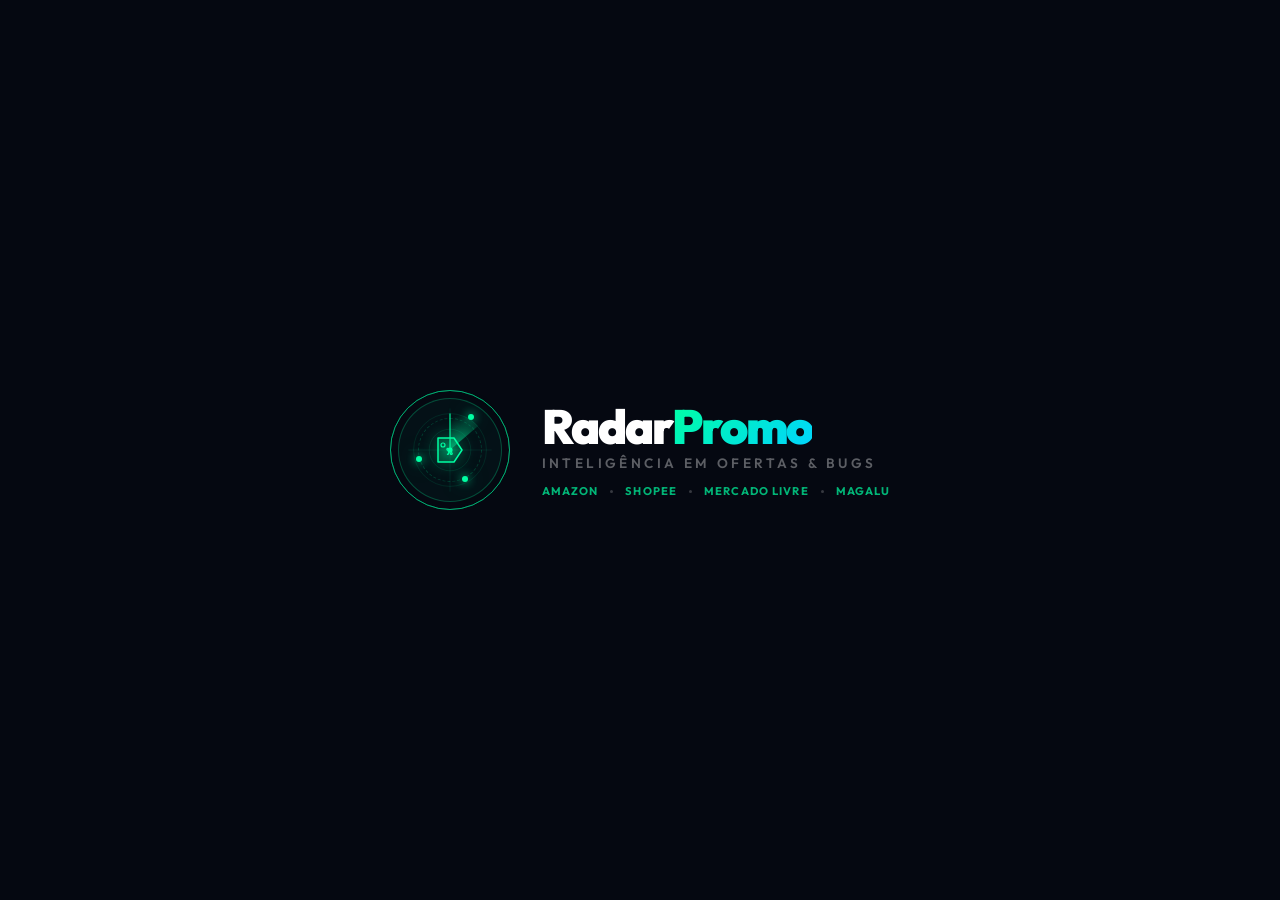
<file: logo-preview.html>
<!DOCTYPE html>
<html lang="pt-BR">
<head>
  <meta charset="UTF-8">
  <meta name="viewport" content="width=device-width, initial-scale=1.0">
  <title>Identidade Visual • Radar das Promoções</title>
  <link href="https://fonts.googleapis.com/css2?family=Outfit:wght@400;600;700;800;900&display=swap" rel="stylesheet">
  <style>
    * { margin: 0; padding: 0; box-sizing: border-box; }
    body {
      background: #050811;
      display: flex;
      align-items: center;
      justify-content: center;
      min-height: 100vh;
      font-family: 'Outfit', sans-serif;
    }

    .brand-showcase {
      display: flex;
      align-items: center;
      gap: 32px;
    }

    /* =====================================================
       LOGO SVG ANIMADO: RADAR + TAG DE DESCONTO
       ===================================================== */
    .logo-container {
      position: relative;
      width: 120px;
      height: 120px;
      flex-shrink: 0;
    }

    /* Ondas de Sonar (pulse rings) */
    .sonar-ring {
      position: absolute;
      inset: 0;
      border-radius: 50%;
      border: 1px solid rgba(0, 255, 163, 0.3);
      animation: sonarPulse 2.4s ease-out infinite;
    }
    .sonar-ring:nth-child(2) { animation-delay: 0.8s; }
    .sonar-ring:nth-child(3) { animation-delay: 1.6s; }

    @keyframes sonarPulse {
      0%   { transform: scale(0.5); opacity: 0.9; border-color: rgba(0, 255, 163, 0.6); }
      100% { transform: scale(1.6); opacity: 0;   border-color: rgba(0, 255, 163, 0); }
    }

    /* Círculo externo */
    .radar-outer {
      position: absolute;
      inset: 8px;
      border-radius: 50%;
      border: 1.5px solid rgba(0, 255, 163, 0.25);
      background: rgba(0, 255, 163, 0.04);
    }

    /* Anel interno pontilhado */
    .radar-inner {
      position: absolute;
      inset: 28px;
      border-radius: 50%;
      border: 1px dashed rgba(0, 255, 163, 0.18);
    }

    /* SVG principal com o radar girando */
    .radar-svg {
      position: absolute;
      inset: 8px;
      width: calc(100% - 16px);
      height: calc(100% - 16px);
    }

    /* Sweep (varredura do radar) */
    .radar-sweep {
      transform-origin: 50% 50%;
      animation: radarRotate 3s linear infinite;
    }

    @keyframes radarRotate {
      from { transform: rotate(0deg); }
      to   { transform: rotate(360deg); }
    }

    /* Tag de desconto no centro */
    .tag-center {
      position: absolute;
      inset: 0;
      display: flex;
      align-items: center;
      justify-content: center;
    }

    .discount-tag-svg {
      width: 36px;
      height: 36px;
      filter: drop-shadow(0 0 8px rgba(0, 255, 163, 0.8));
    }

    /* Ponto de "alvo" do radar */
    .radar-blip {
      position: absolute;
      width: 6px;
      height: 6px;
      background: #00FFA3;
      border-radius: 50%;
      box-shadow: 0 0 10px #00FFA3, 0 0 20px rgba(0, 255, 163, 0.5);
      animation: blipFade 3s ease-out infinite;
    }

    .blip-1 { top: 20%; left: 65%; animation-delay: 0.3s; }
    .blip-2 { top: 55%; left: 22%; animation-delay: 1.1s; }
    .blip-3 { top: 72%; left: 60%; animation-delay: 2s; }

    @keyframes blipFade {
      0%, 100% { opacity: 0; transform: scale(0); }
      30%, 60%  { opacity: 1; transform: scale(1); }
    }

    /* =====================================================
       TIPOGRAFIA DA MARCA
       ===================================================== */
    .brand-text-block {
      display: flex;
      flex-direction: column;
      gap: 4px;
    }

    .brand-wordmark {
      display: flex;
      align-items: baseline;
      gap: 0;
      line-height: 1;
    }

    .brand-word-radar {
      font-size: 3rem;
      font-weight: 900;
      color: #FFFFFF;
      letter-spacing: -0.04em;
    }

    .brand-word-promo {
      font-size: 3rem;
      font-weight: 900;
      background: linear-gradient(135deg, #00FFA3 0%, #00D4FF 100%);
      -webkit-background-clip: text;
      -webkit-text-fill-color: transparent;
      background-clip: text;
      letter-spacing: -0.04em;
    }

    .brand-tagline {
      font-size: 0.85rem;
      font-weight: 600;
      color: rgba(255, 255, 255, 0.35);
      letter-spacing: 0.25em;
      text-transform: uppercase;
    }

    .brand-sub-icons {
      display: flex;
      align-items: center;
      gap: 12px;
      margin-top: 8px;
    }

    .marketplace-dot {
      font-size: 0.7rem;
      color: rgba(0, 255, 163, 0.7);
      font-weight: 700;
      letter-spacing: 0.1em;
      text-transform: uppercase;
    }

    .dot-sep {
      width: 3px;
      height: 3px;
      background: rgba(255, 255, 255, 0.2);
      border-radius: 50%;
    }

  </style>
</head>
<body>

  <div class="brand-showcase">

    <!-- ============ LOGO ANIMADO ============ -->
    <div class="logo-container">

      <!-- Ondas de Sonar -->
      <div class="sonar-ring"></div>
      <div class="sonar-ring"></div>
      <div class="sonar-ring"></div>

      <!-- Anel externo -->
      <div class="radar-outer"></div>
      <!-- Anel interno -->
      <div class="radar-inner"></div>

      <!-- RADAR SVG ROTATIVO -->
      <svg class="radar-svg" viewBox="0 0 100 100" fill="none" xmlns="http://www.w3.org/2000/svg">
        <!-- Grade do radar (linhas cruzadas) -->
        <line x1="50" y1="10" x2="50" y2="90" stroke="rgba(0,255,163,0.1)" stroke-width="0.8"/>
        <line x1="10" y1="50" x2="90" y2="50" stroke="rgba(0,255,163,0.1)" stroke-width="0.8"/>

        <!-- Círculos de grade -->
        <circle cx="50" cy="50" r="35" stroke="rgba(0,255,163,0.12)" stroke-width="0.8"/>
        <circle cx="50" cy="50" r="20" stroke="rgba(0,255,163,0.12)" stroke-width="0.8"/>

        <!-- SWEEP: triângulo de varredura com gradiente -->
        <g class="radar-sweep">
          <defs>
            <radialGradient id="sweepGrad" cx="50%" cy="100%" r="100%">
              <stop offset="0%" stop-color="#00FFA3" stop-opacity="0.6"/>
              <stop offset="100%" stop-color="#00FFA3" stop-opacity="0"/>
            </radialGradient>
          </defs>
          <path d="M50 50 L50 15 A35 35 0 0 1 77 27 Z"
            fill="url(#sweepGrad)" />
          <!-- Linha guia do sweep -->
          <line x1="50" y1="50" x2="50" y2="15"
            stroke="#00FFA3" stroke-width="1.2" opacity="0.9"/>
        </g>

        <!-- Ponto central -->
        <circle cx="50" cy="50" r="2.5" fill="#00FFA3"
          style="filter: drop-shadow(0 0 4px #00FFA3)"/>
      </svg>

      <!-- TAG DE DESCONTO NO CENTRO DO RADAR -->
      <div class="tag-center">
        <svg class="discount-tag-svg" viewBox="0 0 36 36" fill="none" xmlns="http://www.w3.org/2000/svg">
          <!-- Tag body -->
          <path d="M6 6 L22 6 L30 18 L22 30 L6 30 Z"
            fill="rgba(0,255,163,0.15)"
            stroke="#00FFA3"
            stroke-width="1.5"
            stroke-linejoin="round"/>
          <!-- Buraco da tag -->
          <circle cx="11" cy="13" r="2" stroke="#00FFA3" stroke-width="1.2"/>
          <!-- Símbolo % -->
          <text x="14" y="23"
            font-family="Outfit, sans-serif"
            font-size="10"
            font-weight="900"
            fill="#00FFA3">%</text>
        </svg>
      </div>

      <!-- Blips de radar -->
      <div class="radar-blip blip-1"></div>
      <div class="radar-blip blip-2"></div>
      <div class="radar-blip blip-3"></div>

    </div>
    <!-- ============ FIM LOGO ============ -->

    <!-- TIPOGRAFIA -->
    <div class="brand-text-block">
      <div class="brand-wordmark">
        <span class="brand-word-radar">Radar</span>
        <span class="brand-word-promo">Promo</span>
      </div>
      <span class="brand-tagline">Inteligência em Ofertas & Bugs</span>
      <div class="brand-sub-icons">
        <span class="marketplace-dot">Amazon</span>
        <span class="dot-sep"></span>
        <span class="marketplace-dot">Shopee</span>
        <span class="dot-sep"></span>
        <span class="marketplace-dot">Mercado Livre</span>
        <span class="dot-sep"></span>
        <span class="marketplace-dot">Magalu</span>
      </div>
    </div>

  </div>

</body>
</html>
</file>
